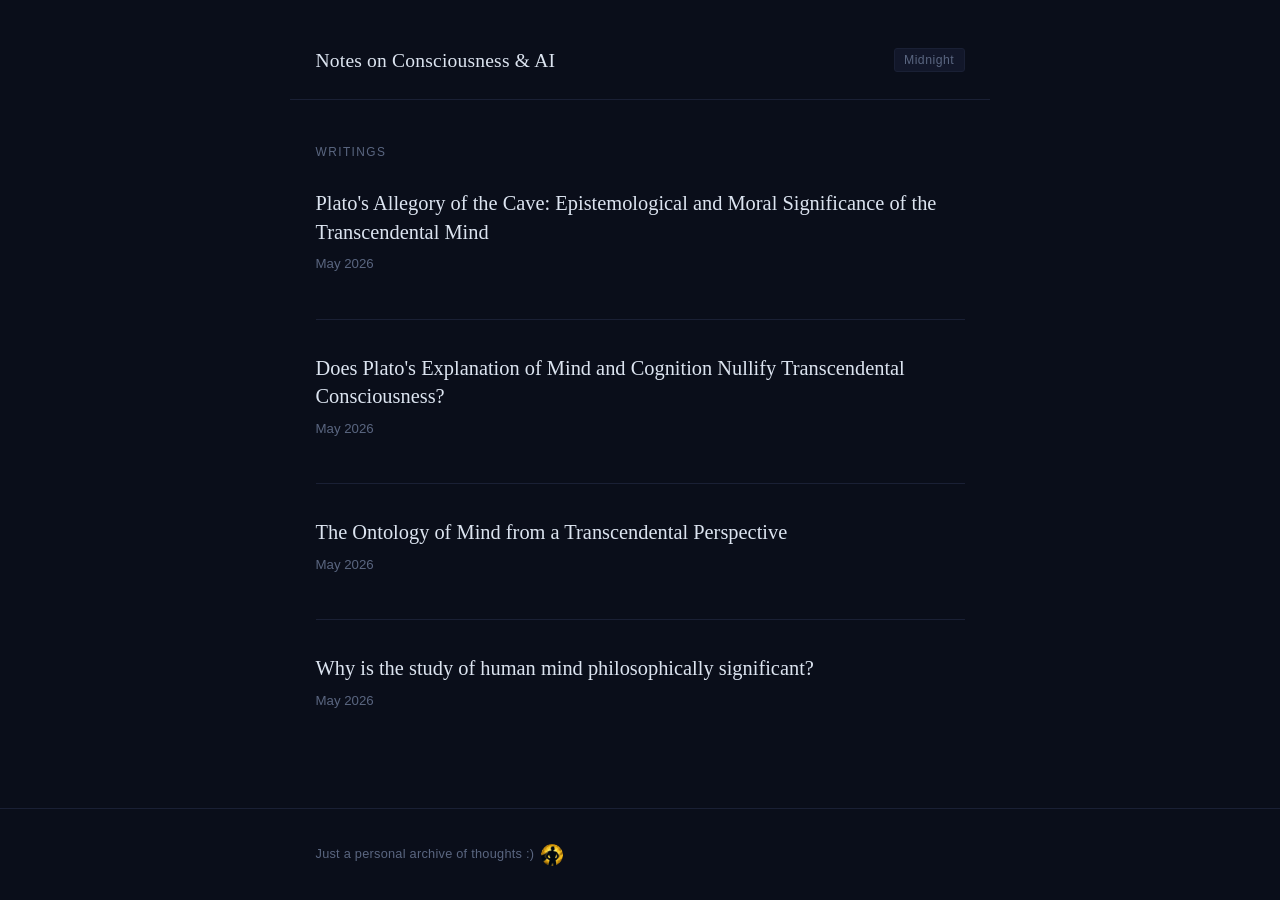
<file: index.html>
<!DOCTYPE html>
<html lang="en" data-theme="midnight">
<head>
  <meta charset="UTF-8">
  <meta name="viewport" content="width=device-width, initial-scale=1.0">
  <title>Notes on Consciousness &amp; AI</title>
  <link rel="stylesheet" href="styles/style.css">
  <meta name="description" content="A personal intellectual archive — essays and research notes on consciousness, philosophy of mind, and AI.">
  <meta property="og:title" content="Notes on Consciousness & AI">
  <meta property="og:url" content="https://herooffjustice.github.io/PhilXML/">
  <meta property="og:image" content="https://herooffjustice.github.io/PhilXML/assets/card-index.png">
  <meta property="og:description" content="A personal intellectual archive — essays and research notes on consciousness, philosophy of mind, and AI.">
  <meta name="twitter:card" content="summary_large_image">
  <meta name="twitter:description" content="A personal intellectual archive — essays and research notes on consciousness, philosophy of mind, and AI.">
</head>
<body>

  <header class="site-header">
    <div class="container">
      <h1 class="site-title"><a href="index.html">Notes on Consciousness &amp; AI</a></h1>
      <button class="theme-toggle" onclick="cycleTheme()" aria-label="Switch theme">midnight</button>
    </div>
  </header>

  <main>
    <div class="container">

      <div class="section-label">Writings</div>

      <ul class="article-list">

        <li>
          <a href="articles/article4.html">
            <div class="article-item-title">Plato's Allegory of the Cave: Epistemological and Moral Significance of the Transcendental Mind</div>
            <div class="article-item-meta">
              <span>May 2026</span>
            </div>
          </a>
        </li>

        <li>
          <a href="articles/article3.html">
            <div class="article-item-title">Does Plato's Explanation of Mind and Cognition Nullify Transcendental Consciousness?</div>
            <div class="article-item-meta">
              <span>May 2026</span>
            </div>
          </a>
        </li>

        <li>
          <a href="articles/article2.html">
            <div class="article-item-title">The Ontology of Mind from a Transcendental Perspective</div>
            <div class="article-item-meta">
              <span>May 2026</span>
            </div>
          </a>
        </li>

        <li>
          <a href="articles/article1.html">
            <div class="article-item-title">Why is the study of human mind philosophically significant?</div>
            <div class="article-item-meta">
              <span>May 2026</span>
            </div>
          </a>
        </li>

      </ul>

    </div>
  </main>

  <footer class="site-footer">
    <div class="container">
      <p>Just a personal archive of thoughts :)&ensp;<a href="https://x.com/herooffjustice" target="_blank" rel="noopener" class="footer-x"><img src="assets/profile.jpg" alt="X profile" class="footer-avatar"></a></p>
    </div>
  </footer>

  <script>
    const themes = ['dark', 'light', 'sepia', 'midnight'];
    const root = document.documentElement;
    const stored = localStorage.getItem('theme');
    if (stored && themes.includes(stored)) {
      root.setAttribute('data-theme', stored);
    }
    function cycleTheme() {
      const current = root.getAttribute('data-theme') || 'dark';
      const next = themes[(themes.indexOf(current) + 1) % themes.length];
      root.setAttribute('data-theme', next);
      localStorage.setItem('theme', next);
      document.querySelectorAll('.theme-toggle').forEach(b => b.textContent = next);
    }
    document.querySelectorAll('.theme-toggle').forEach(b => {
      b.textContent = root.getAttribute('data-theme');
    });
  </script>

</body>
</html>
</file>
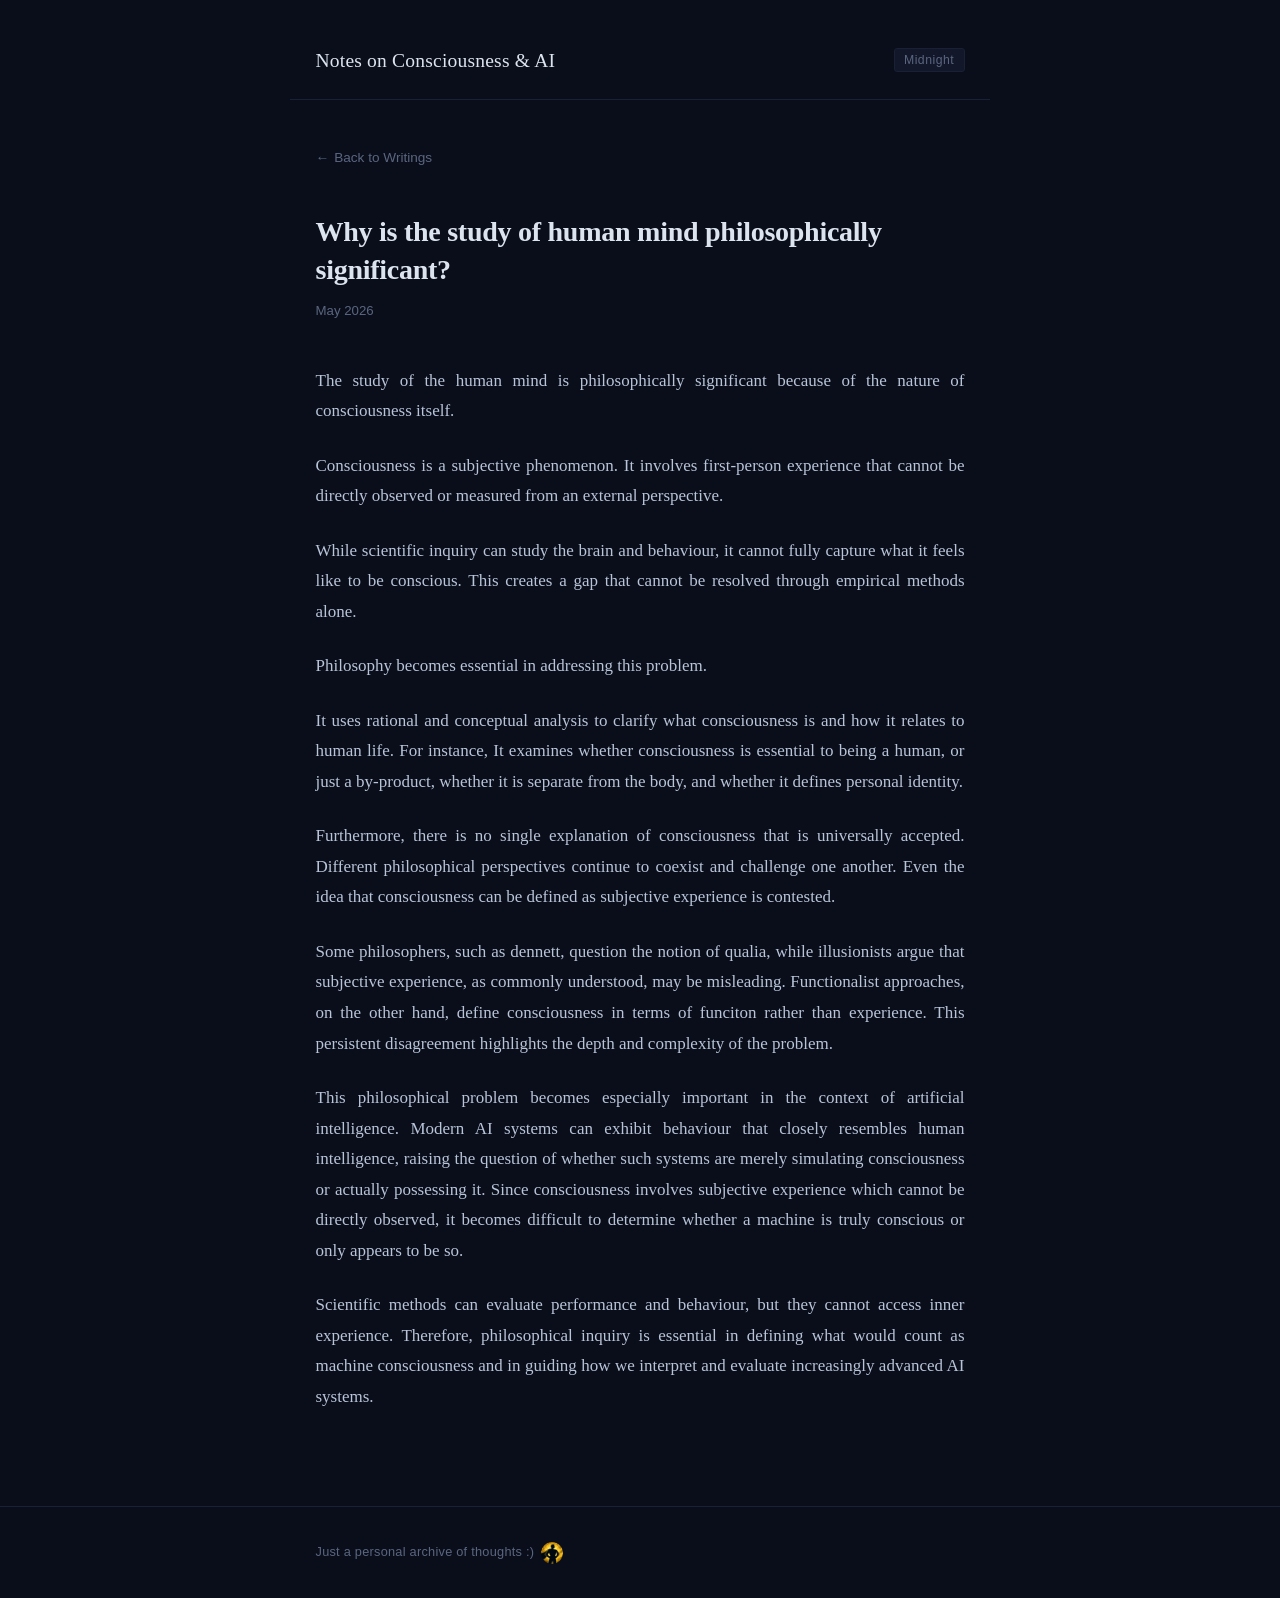
<file: articles/article1.html>
<!DOCTYPE html>
<html lang="en" data-theme="midnight">
<head>
  <meta charset="UTF-8">
  <meta name="viewport" content="width=device-width, initial-scale=1.0">
  <title>Why is the study of human mind philosophically significant? &amp; AI</title>
  <link rel="stylesheet" href="../styles/style.css">
  <meta property="og:title" content="Why is the study of human mind philosophically significant?">
  <meta property="og:url" content="https://herooffjustice.github.io/PhilXML/articles/article1.html">
  <meta property="og:image" content="https://herooffjustice.github.io/PhilXML/assets/card-article1.png">
  <meta property="og:description" content="The study of the human mind is philosophically significant because of the nature of consciousness itself. Consciousness is a subjective phenomenon. It involves first-person experience that cannot be directly observed or measured from an external perspective.">
  <meta property="og:type" content="article">
  <meta name="twitter:card" content="summary_large_image">
  <meta name="twitter:description" content="The study of the human mind is philosophically significant because of the nature of consciousness itself. Consciousness is a subjective phenomenon. It involves first-person experience that cannot be directly observed or measured from an external perspective.">
  
</head>
<body>

  <header class="site-header">
    <div class="container">
      <h1 class="site-title"><a href="../index.html">Notes on Consciousness &amp; AI</a></h1>
      <button class="theme-toggle" onclick="cycleTheme()" aria-label="Switch theme">midnight</button>
    </div>
  </header>

  <main>
    <div class="container">

      <a href="../index.html" class="back-link"><span class="arrow">&larr;</span> Back to Writings</a>

      <article>
        <header class="article-header">
          <h1 class="article-title">Why is the study of human mind philosophically significant?</h1>
          <div class="article-meta">
            <span>May 2026</span>
          </div>
        </header>

        <div class="article-body">

          <p>
            The study of the human mind is philosophically significant because of the nature of consciousness itself.
          </p>

          <p>
            Consciousness is a subjective phenomenon. It involves first-person experience that cannot be directly observed or measured from an external perspective.
          </p>

          <p>
            While scientific inquiry can study the brain and behaviour, it cannot fully capture what it feels like to be conscious. This creates a gap that cannot be resolved through empirical methods alone.
          </p>

          <p>
            Philosophy becomes essential in addressing this problem.
          </p>

          <p>
            It uses rational and conceptual analysis to clarify what consciousness is and how it relates to human life. For instance, It examines whether consciousness is essential to being a human, or just a by-product, whether it is separate from the body, and whether it defines personal identity.
          </p>

          <p>
            Furthermore, there is no single explanation of consciousness that is universally accepted. Different philosophical perspectives continue to coexist and challenge one another. Even the idea that consciousness can be defined as subjective experience is contested.
          </p>

          <p>
            Some philosophers, such as dennett, question the notion of qualia, while illusionists argue that subjective experience, as commonly understood, may be misleading. Functionalist approaches, on the other hand, define consciousness in terms of funciton rather than experience. This persistent disagreement highlights the depth and complexity of the problem.
          </p>

          <p>
            This philosophical problem becomes especially important in the context of artificial intelligence. Modern AI systems can exhibit behaviour that closely resembles human intelligence, raising the question of whether such systems are merely simulating consciousness or actually possessing it. Since consciousness involves subjective experience which cannot be directly observed, it becomes difficult to determine whether a machine is truly conscious or only appears to be so.
          </p>

          <p>
            Scientific methods can evaluate performance and behaviour, but they cannot access inner experience. Therefore, philosophical inquiry is essential in defining what would count as machine consciousness and in guiding how we interpret and evaluate increasingly advanced AI systems.
          </p>

        </div>
      </article>

    </div>
  </main>

  <footer class="site-footer">
    <div class="container">
      <p>Just a personal archive of thoughts :)&ensp;<a href="https://x.com/herooffjustice" target="_blank" rel="noopener" class="footer-x"><img src="../assets/profile.jpg" alt="X profile" class="footer-avatar"></a></p>
    </div>
  </footer>

  <script>
    const themes = ['dark', 'light', 'sepia', 'midnight'];
    const root = document.documentElement;
    const stored = localStorage.getItem('theme');
    if (stored && themes.includes(stored)) {
      root.setAttribute('data-theme', stored);
    }
    function cycleTheme() {
      const current = root.getAttribute('data-theme') || 'dark';
      const next = themes[(themes.indexOf(current) + 1) % themes.length];
      root.setAttribute('data-theme', next);
      localStorage.setItem('theme', next);
      document.querySelectorAll('.theme-toggle').forEach(b => b.textContent = next);
    }
    document.querySelectorAll('.theme-toggle').forEach(b => {
      b.textContent = root.getAttribute('data-theme');
    });
  </script>

</body>
</html>
</file>
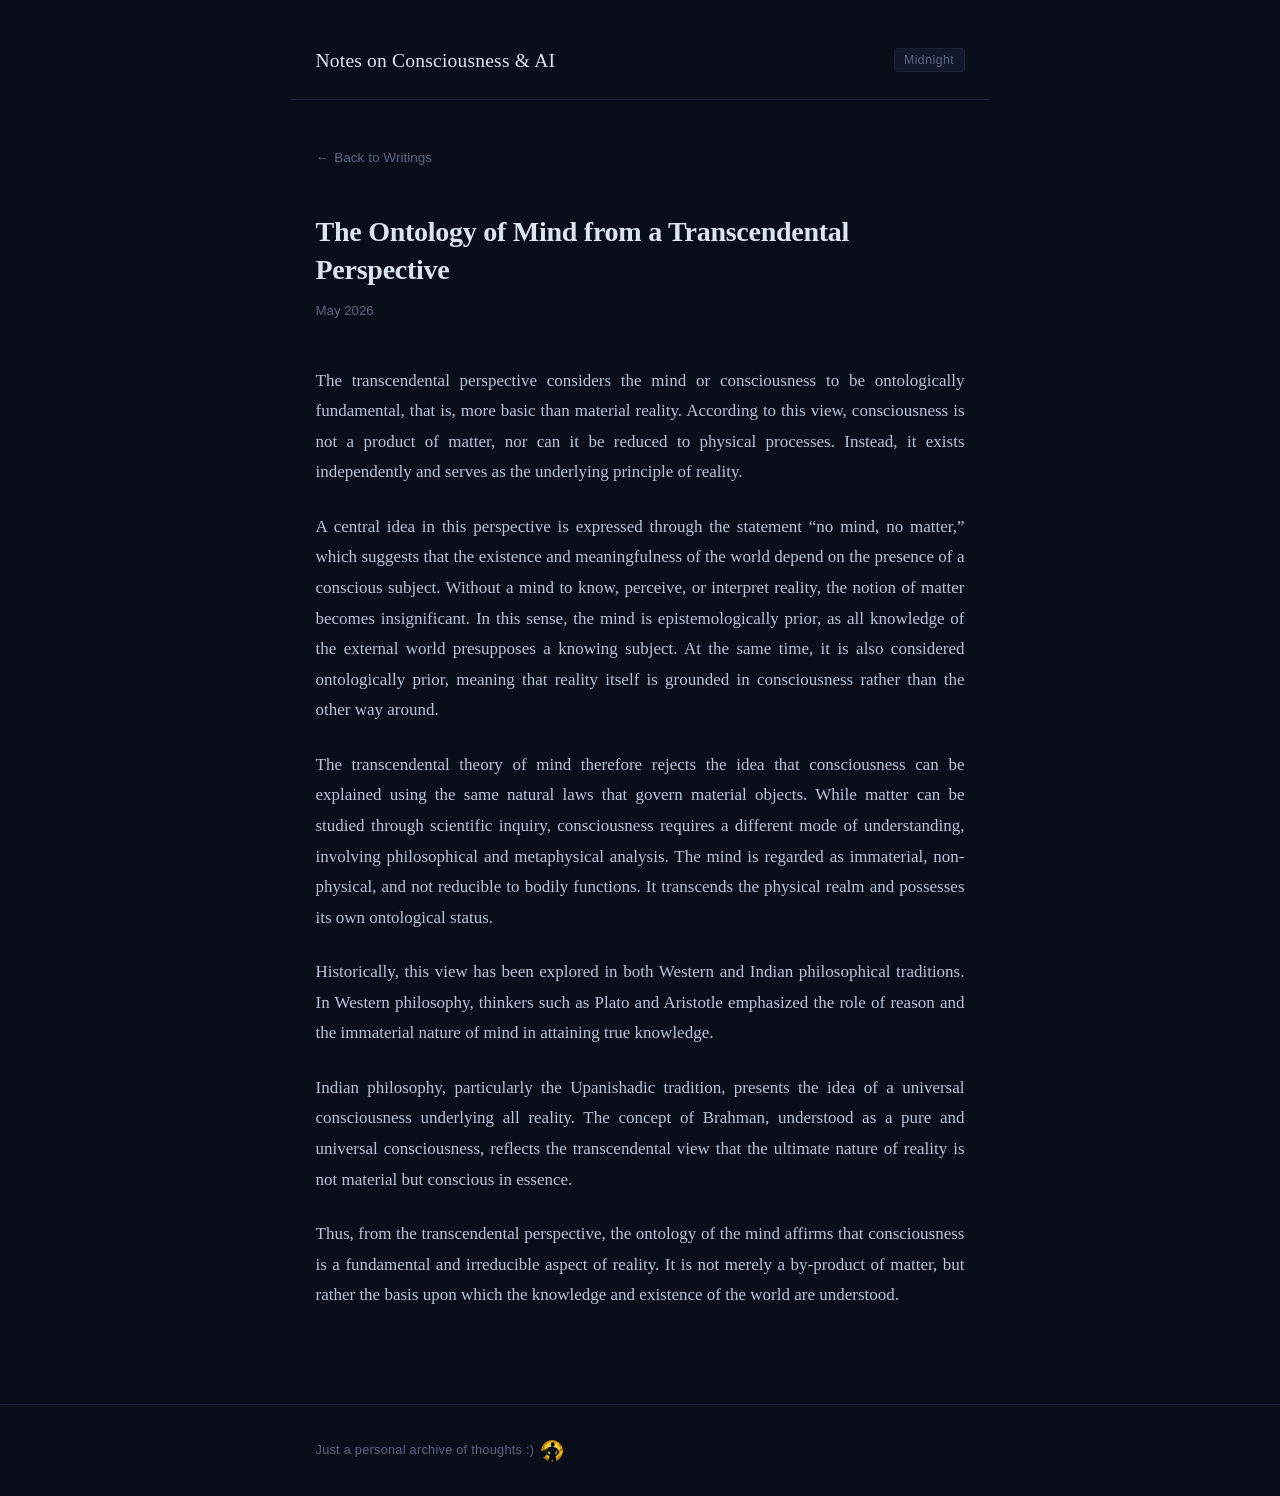
<file: articles/article2.html>
<!DOCTYPE html>
<html lang="en" data-theme="midnight">
<head>
  <meta charset="UTF-8">
  <meta name="viewport" content="width=device-width, initial-scale=1.0">
  <title>The Ontology of Mind from a Transcendental Perspective &amp; AI</title>
  <link rel="stylesheet" href="../styles/style.css">
  <meta property="og:title" content="The Ontology of Mind from a Transcendental Perspective">
  <meta property="og:url" content="https://herooffjustice.github.io/PhilXML/articles/article2.html">
  <meta property="og:image" content="https://herooffjustice.github.io/PhilXML/assets/card-article2.png">
  <meta property="og:description" content="The transcendental perspective considers the mind or consciousness to be ontologically fundamental, that is, more basic than material reality. According to this view, consciousness is not a product of matter, nor can it be reduced to physical processes.">
  <meta property="og:type" content="article">
  <meta name="twitter:card" content="summary_large_image">
  <meta name="twitter:description" content="The transcendental perspective considers the mind or consciousness to be ontologically fundamental, that is, more basic than material reality. According to this view, consciousness is not a product of matter, nor can it be reduced to physical processes.">
  
</head>
<body>

  <header class="site-header">
    <div class="container">
      <h1 class="site-title"><a href="../index.html">Notes on Consciousness &amp; AI</a></h1>
      <button class="theme-toggle" onclick="cycleTheme()" aria-label="Switch theme">midnight</button>
    </div>
  </header>

  <main>
    <div class="container">

      <a href="../index.html" class="back-link"><span class="arrow">&larr;</span> Back to Writings</a>

      <article>
        <header class="article-header">
          <h1 class="article-title">The Ontology of Mind from a Transcendental Perspective</h1>
          <div class="article-meta">
            <span>May 2026</span>
          </div>
        </header>

        <div class="article-body">

          <p>
            The transcendental perspective considers the mind or consciousness to be ontologically fundamental, 
            that is, more basic than material reality. According to this view, consciousness is not a product of matter, 
            nor can it be reduced to physical processes. Instead, it exists independently and serves as the underlying principle of reality.
          </p>

          <p>
            A central idea in this perspective is expressed through the statement “no mind, no matter,” 
            which suggests that the existence and meaningfulness of the world depend on the presence of a conscious subject. 
            Without a mind to know, perceive, or interpret reality, the notion of matter becomes insignificant. In this sense, 
            the mind is epistemologically prior, as all knowledge of the external world presupposes a knowing subject. 
            At the same time, it is also considered ontologically prior, meaning that reality itself is grounded in consciousness 
            rather than the other way around.
          </p>

          <p>
            The transcendental theory of mind therefore rejects the idea that consciousness can be explained using the same natural laws 
            that govern material objects. While matter can be studied through scientific inquiry, consciousness requires a different 
            mode of understanding, involving philosophical and metaphysical analysis. The mind is regarded as immaterial, non-physical,
             and not reducible to bodily functions. It transcends the physical realm and possesses its own ontological status.
          </p>

          <p>
            Historically, this view has been explored in both Western and Indian philosophical traditions. 
            In Western philosophy, thinkers such as Plato and Aristotle emphasized the role of reason and the immaterial nature of mind
             in attaining true knowledge.
          </p>

          <p>
              Indian philosophy, particularly the Upanishadic tradition, presents the idea of a universal consciousness underlying all reality.
               The concept of Brahman, understood as a pure and universal consciousness, reflects the transcendental view that 
               the ultimate nature of reality is not material but conscious in essence.
          </p>

          <p>
            Thus, from the transcendental perspective, the ontology of the mind affirms that consciousness is a fundamental 
            and irreducible aspect of reality. It is not merely a by-product of matter, but rather the basis upon which the knowledge
             and existence of the world are understood.
          </p>


        </div>
      </article>

    </div>
  </main>

  <footer class="site-footer">
    <div class="container">
      <p>Just a personal archive of thoughts :)&ensp;<a href="https://x.com/herooffjustice" target="_blank" rel="noopener" class="footer-x"><img src="../assets/profile.jpg" alt="X profile" class="footer-avatar"></a></p>
    </div>
  </footer>

  <script>
    const themes = ['dark', 'light', 'sepia', 'midnight'];
    const root = document.documentElement;
    const stored = localStorage.getItem('theme');
    if (stored && themes.includes(stored)) {
      root.setAttribute('data-theme', stored);
    }
    function cycleTheme() {
      const current = root.getAttribute('data-theme') || 'dark';
      const next = themes[(themes.indexOf(current) + 1) % themes.length];
      root.setAttribute('data-theme', next);
      localStorage.setItem('theme', next);
      document.querySelectorAll('.theme-toggle').forEach(b => b.textContent = next);
    }
    document.querySelectorAll('.theme-toggle').forEach(b => {
      b.textContent = root.getAttribute('data-theme');
    });
  </script>

</body>
</html>
</file>
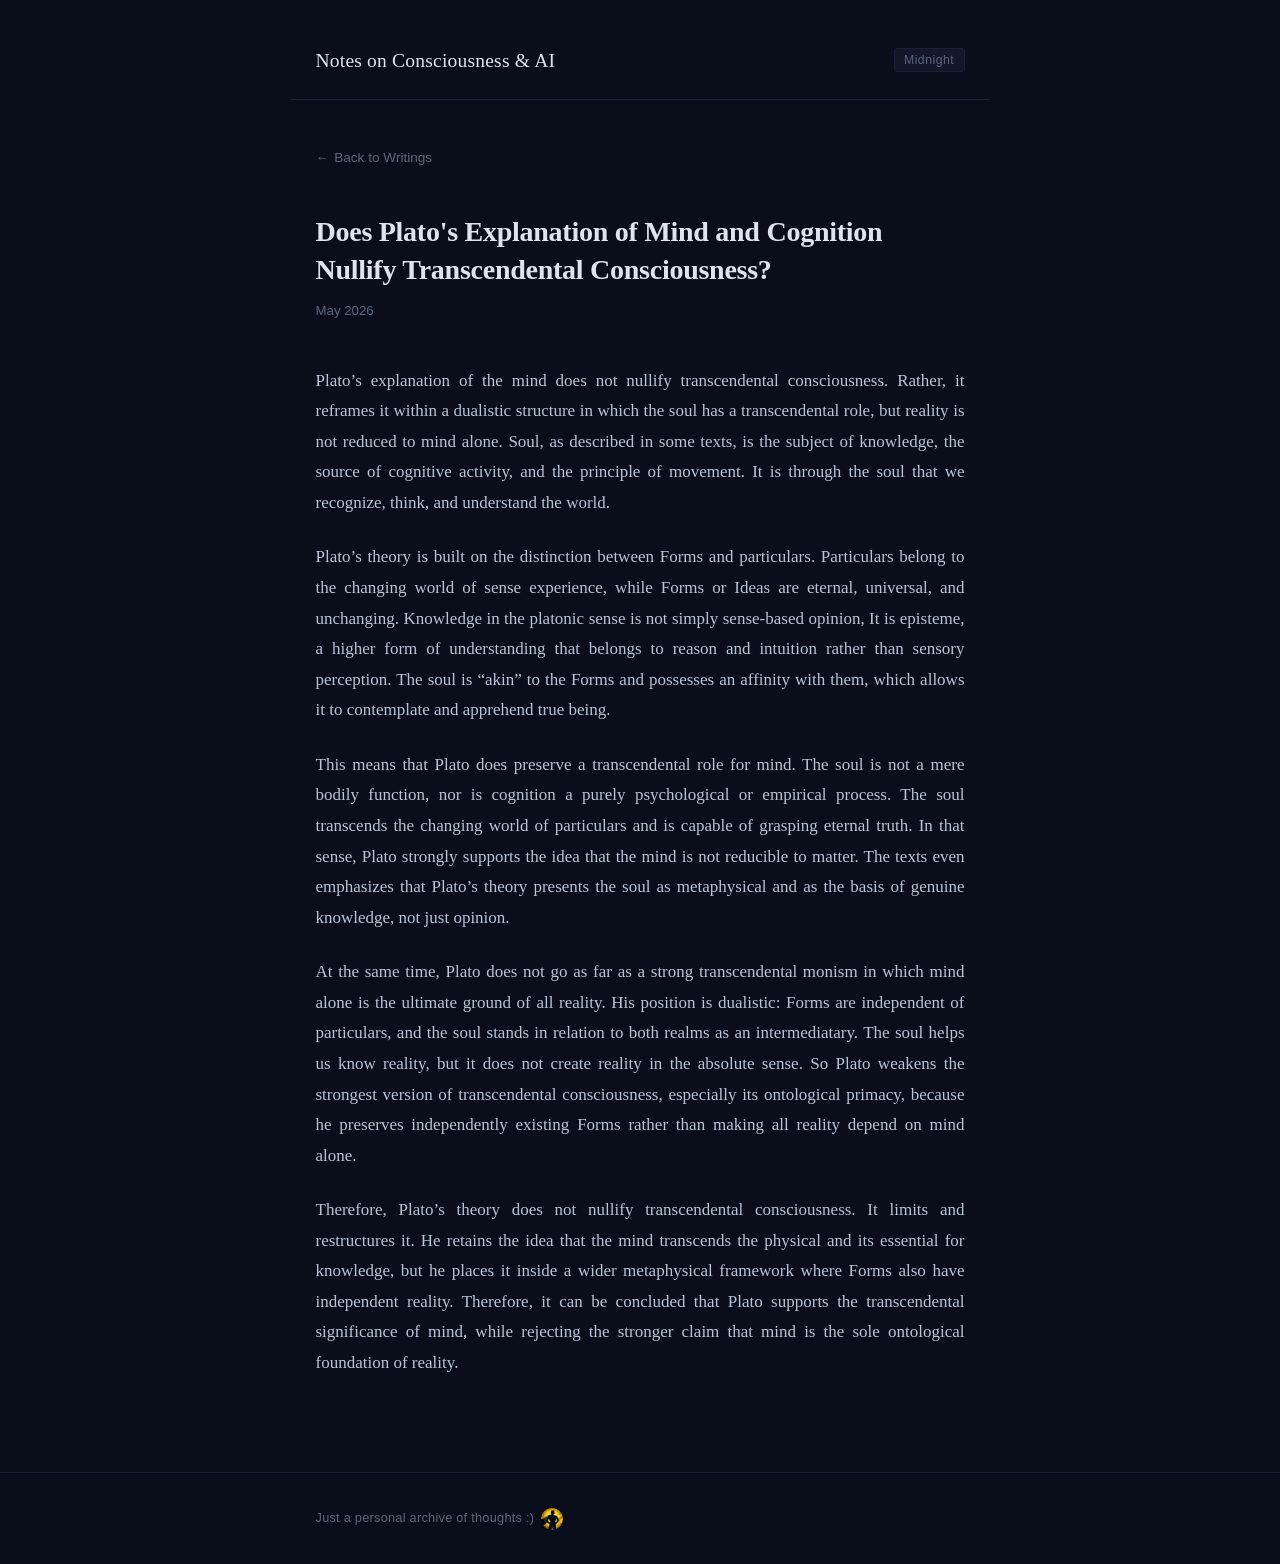
<file: articles/article3.html>
<!DOCTYPE html>
<html lang="en" data-theme="midnight">
<head>
  <meta charset="UTF-8">
  <meta name="viewport" content="width=device-width, initial-scale=1.0">
  <title>Does Plato's Explanation of Mind and Cognition Nullify Transcendental Consciousness? &amp; AI</title>
  <link rel="stylesheet" href="../styles/style.css">
  <meta property="og:title" content="Does Plato's Explanation of Mind and Cognition Nullify Transcendental Consciousness?">
  <meta property="og:url" content="https://herooffjustice.github.io/PhilXML/articles/article3.html">
  <meta property="og:image" content="https://herooffjustice.github.io/PhilXML/assets/card-article3.png">
  <meta property="og:description" content="Plato's explanation of the mind does not nullify transcendental consciousness. Rather, it reframes it within a dualistic structure in which the soul has a transcendental role, but reality is not reduced to mind alone.">
  <meta property="og:type" content="article">
  <meta name="twitter:card" content="summary_large_image">
  <meta name="twitter:description" content="Plato's explanation of the mind does not nullify transcendental consciousness. Rather, it reframes it within a dualistic structure in which the soul has a transcendental role, but reality is not reduced to mind alone.">
  
</head>
<body>

  <header class="site-header">
    <div class="container">
      <h1 class="site-title"><a href="../index.html">Notes on Consciousness &amp; AI</a></h1>
      <button class="theme-toggle" onclick="cycleTheme()" aria-label="Switch theme">midnight</button>
    </div>
  </header>

  <main>
    <div class="container">

      <a href="../index.html" class="back-link"><span class="arrow">&larr;</span> Back to Writings</a>

      <article>
        <header class="article-header">
          <h1 class="article-title">Does Plato's Explanation of Mind and Cognition Nullify Transcendental Consciousness?</h1>
          <div class="article-meta">
            <span>May 2026</span>
          </div>
        </header>

        <div class="article-body">

          <p>
            Plato’s explanation of the mind does not nullify transcendental consciousness. Rather,
             it reframes it within a dualistic structure in which the soul has a transcendental role,
              but reality is not reduced to mind alone. Soul, as described in some texts,
               is the subject of knowledge, the source of cognitive activity, and the principle of movement.
                It is through the soul that we recognize, think, and understand the world.
          </p>

          <p>
            Plato’s theory is built on the distinction between Forms and particulars. 
            Particulars belong to the changing world of sense experience, while Forms or Ideas
             are eternal, universal, and unchanging. Knowledge in the platonic sense is not simply
              sense-based opinion, It is episteme, a higher form of understanding that belongs to
               reason and intuition rather than sensory perception. The soul is “akin” to the Forms
                and possesses an affinity with them, which allows it to contemplate and apprehend true
                 being.
          </p>

          <p>
            This means that Plato does preserve a transcendental role for mind. The soul is not a
             mere bodily function, nor is cognition a purely psychological or empirical process.
              The soul transcends the changing world of particulars and is capable of grasping eternal
               truth. In that sense, Plato strongly supports the idea that the mind is not reducible
                to matter. The texts even emphasizes that Plato’s theory presents the soul as
                 metaphysical and as the basis of genuine knowledge, not just opinion.
          </p>

          <p>
            At the same time, Plato does not go as far as a strong transcendental monism in which
             mind alone is the ultimate ground of all reality. His position is dualistic:
              Forms are independent of particulars, and the soul stands in relation to both
               realms as an intermediatary. The soul helps us know reality, but it does not create reality
                in the absolute sense. So Plato weakens the strongest version of 
                transcendental consciousness, especially its ontological primacy, because he preserves
                 independently existing Forms rather than making all reality depend on mind alone.
          </p>

          <p>
              Therefore, Plato’s theory does not nullify transcendental consciousness.
               It limits and restructures it. He retains the idea that the mind transcends the physical
                and its essential for knowledge, but he places it inside a wider metaphysical framework
                 where Forms also have independent reality. Therefore, it can be concluded that Plato supports
                  the transcendental significance of mind, while rejecting the stronger claim that mind
                   is the sole ontological foundation of reality.
          </p>

        </div>
      </article>

    </div>
  </main>

  <footer class="site-footer">
    <div class="container">
      <p>Just a personal archive of thoughts :)&ensp;<a href="https://x.com/herooffjustice" target="_blank" rel="noopener" class="footer-x"><img src="../assets/profile.jpg" alt="X profile" class="footer-avatar"></a></p>
    </div>
  </footer>

  <script>
    const themes = ['dark', 'light', 'sepia', 'midnight'];
    const root = document.documentElement;
    const stored = localStorage.getItem('theme');
    if (stored && themes.includes(stored)) {
      root.setAttribute('data-theme', stored);
    }
    function cycleTheme() {
      const current = root.getAttribute('data-theme') || 'dark';
      const next = themes[(themes.indexOf(current) + 1) % themes.length];
      root.setAttribute('data-theme', next);
      localStorage.setItem('theme', next);
      document.querySelectorAll('.theme-toggle').forEach(b => b.textContent = next);
    }
    document.querySelectorAll('.theme-toggle').forEach(b => {
      b.textContent = root.getAttribute('data-theme');
    });
  </script>

</body>
</html>
</file>
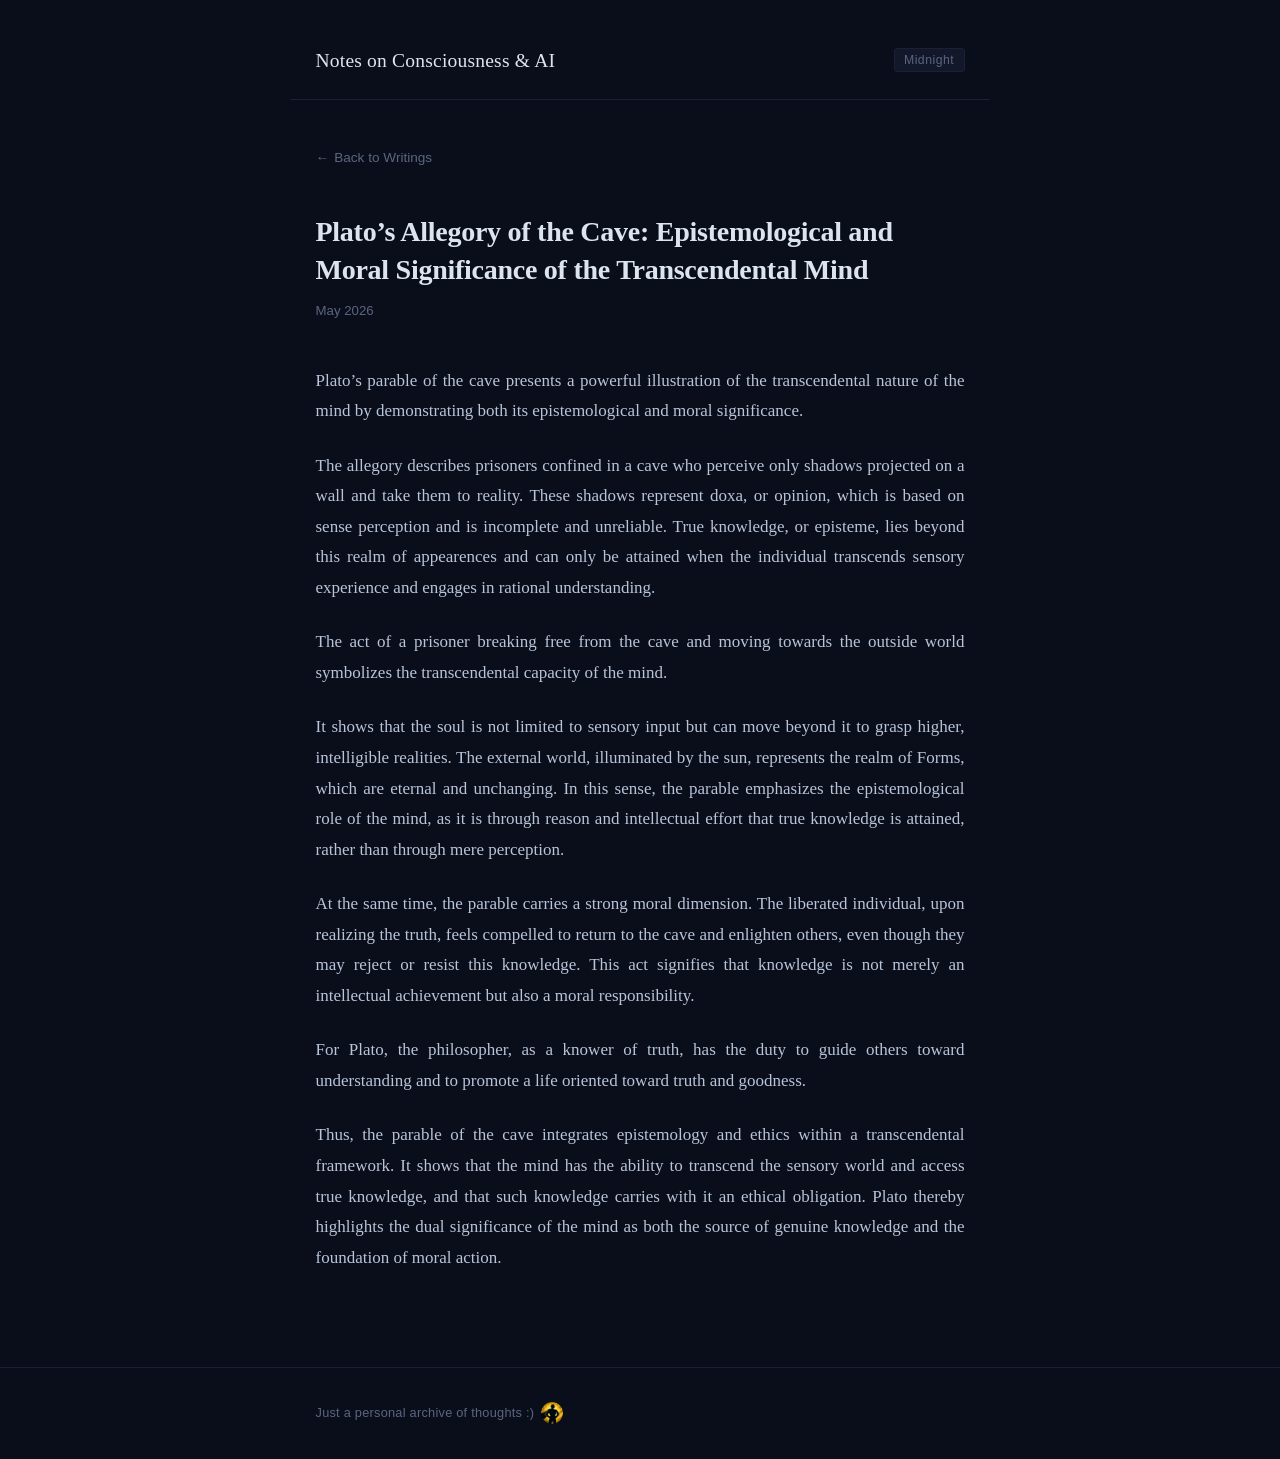
<file: articles/article4.html>
<!DOCTYPE html>
<html lang="en" data-theme="midnight">
<head>
  <meta charset="UTF-8">
  <meta name="viewport" content="width=device-width, initial-scale=1.0">
  <title>Plato’s Allegory of the Cave: Epistemological and Moral Significance of the Transcendental Mind &amp; AI</title>
  <link rel="stylesheet" href="../styles/style.css">
  <meta property="og:title" content="Plato’s Allegory of the Cave: Epistemological and Moral Significance of the Transcendental Mind">
  <meta property="og:url" content="https://herooffjustice.github.io/PhilXML/articles/article4.html">
  <meta property="og:image" content="https://herooffjustice.github.io/PhilXML/assets/card-article4.png">
  <meta property="og:description" content="Plato's parable of the cave presents a powerful illustration of the transcendental nature of the mind by demonstrating both its epistemological and moral significance.">
  <meta property="og:type" content="article">
  <meta name="twitter:card" content="summary_large_image">
  <meta name="twitter:description" content="Plato's parable of the cave presents a powerful illustration of the transcendental nature of the mind by demonstrating both its epistemological and moral significance.">
  
</head>
<body>

  <header class="site-header">
    <div class="container">
      <h1 class="site-title"><a href="../index.html">Notes on Consciousness &amp; AI</a></h1>
      <button class="theme-toggle" onclick="cycleTheme()" aria-label="Switch theme">midnight</button>
    </div>
  </header>

  <main>
    <div class="container">

      <a href="../index.html" class="back-link"><span class="arrow">&larr;</span> Back to Writings</a>

      <article>
        <header class="article-header">
          <h1 class="article-title">Plato’s Allegory of the Cave: Epistemological and Moral Significance of the Transcendental Mind</h1>
          <div class="article-meta">
            <span>May 2026</span>
          </div>
        </header>

        <div class="article-body">

          <p>
            Plato’s parable of the cave presents a powerful illustration of the transcendental nature
             of the mind by demonstrating both its epistemological and moral significance.
          </p>

          <p>
            The allegory describes prisoners confined in a cave who perceive only shadows projected on a
             wall and take them to reality. These shadows represent doxa, or opinion, which is based on sense
              perception and is incomplete and unreliable. True knowledge, or episteme, lies beyond this realm 
              of appearences and can only be attained when the individual transcends sensory experience and
               engages in rational understanding.
          </p>

          <p>
            The act of a prisoner breaking free from the cave and moving towards the outside world 
            symbolizes the transcendental capacity of the mind.
          </p>

          <p>
            It shows that the soul is not limited to sensory input but can move beyond it to grasp higher, 
            intelligible realities. The external world, illuminated by the sun, represents the realm of Forms, 
            which are eternal and unchanging. In this sense, the parable emphasizes the epistemological role 
            of the mind, as it is through reason and intellectual effort that true knowledge is attained, 
            rather than through mere perception.
          </p>

          <p>
            At the same time, the parable carries a strong moral dimension. The liberated individual, upon realizing
             the truth, feels compelled to return to the cave and enlighten others, even though they may reject or 
             resist this knowledge. This act signifies that knowledge is not merely an intellectual achievement but 
             also a moral responsibility.
          </p>

          <p>
            For Plato, the philosopher, as a knower of truth, has the duty to guide others toward understanding and
             to promote a life oriented toward truth and goodness.
          </p>

          <p>
            Thus, the parable of the cave integrates epistemology and ethics within a transcendental framework. 
            It shows that the mind has the ability to transcend the sensory world and access true knowledge, and that 
            such knowledge carries with it an ethical obligation. Plato thereby highlights the dual significance of 
            the mind as both the source of genuine knowledge and the foundation of moral action.
          </p>

        </div>
      </article>

    </div>
  </main>

  <footer class="site-footer">
    <div class="container">
      <p>Just a personal archive of thoughts :)&ensp;<a href="https://x.com/herooffjustice" target="_blank" rel="noopener" class="footer-x"><img src="../assets/profile.jpg" alt="X profile" class="footer-avatar"></a></p>
    </div>
  </footer>

  <script>
    const themes = ['dark', 'light', 'sepia', 'midnight'];
    const root = document.documentElement;
    const stored = localStorage.getItem('theme');
    if (stored && themes.includes(stored)) {
      root.setAttribute('data-theme', stored);
    }
    function cycleTheme() {
      const current = root.getAttribute('data-theme') || 'dark';
      const next = themes[(themes.indexOf(current) + 1) % themes.length];
      root.setAttribute('data-theme', next);
      localStorage.setItem('theme', next);
      document.querySelectorAll('.theme-toggle').forEach(b => b.textContent = next);
    }
    document.querySelectorAll('.theme-toggle').forEach(b => {
      b.textContent = root.getAttribute('data-theme');
    });
  </script>

</body>
</html>
</file>
<file: styles/style.css>
*,
*::before,
*::after {
  margin: 0;
  padding: 0;
  box-sizing: border-box;
}

:root {
  --max-width: 700px;
  --serif: Georgia, "Times New Roman", "Noto Serif", serif;
  --sans: -apple-system, "Segoe UI", Roboto, Helvetica, Arial, sans-serif;
  --mono: "SF Mono", "Fira Code", "Fira Mono", Menlo, monospace;
}

[data-theme="dark"] {
  --bg: #111111;
  --bg-elevated: #181818;
  --text: #c8c3bc;
  --text-muted: #7a756e;
  --text-heading: #e2ddd5;
  --accent: #9a8f80;
  --accent-hover: #bfb5a3;
  --border: #2a2724;
  --link: #a8997e;
  --link-hover: #cfc3a8;
  --divider: #2e2b27;
  --tag-bg: #1e1c19;
  --tag-text: #8a8070;
  --theme-icon: "◐";
}

[data-theme="light"] {
  --bg: #f8f6f2;
  --bg-elevated: #efedea;
  --text: #3a3835;
  --text-muted: #8a8580;
  --text-heading: #1a1918;
  --accent: #6b6358;
  --accent-hover: #4a453d;
  --border: #ddd9d3;
  --link: #7a6e5c;
  --link-hover: #5a5040;
  --divider: #e0dcd6;
  --tag-bg: #eeedea;
  --tag-text: #6a6358;
  --theme-icon: "◑";
}

[data-theme="sepia"] {
  --bg: #f0e6d0;
  --bg-elevated: #e8dcc4;
  --text: #4a3f2e;
  --text-muted: #8a7d66;
  --text-heading: #2c2315;
  --accent: #8a7a5e;
  --accent-hover: #6e5f3f;
  --border: #d4c8a8;
  --link: #7a6845;
  --link-hover: #5a4a2d;
  --divider: #d0c4a0;
  --tag-bg: #e4d8be;
  --tag-text: #7a6e50;
  --theme-icon: "◉";
}

[data-theme="midnight"] {
  --bg: #0a0e1a;
  --bg-elevated: #0f1320;
  --text: #b8c4d8;
  --text-muted: #5a6680;
  --text-heading: #dce4f0;
  --accent: #7a8faa;
  --accent-hover: #9ab0cc;
  --border: #1a2035;
  --link: #8a9eb8;
  --link-hover: #b0c4e0;
  --divider: #1a2038;
  --tag-bg: #12172a;
  --tag-text: #6a7a95;
  --theme-icon: "☾";
}

html {
  font-size: 17px;
  scroll-behavior: smooth;
}

body {
  font-family: var(--serif);
  background-color: var(--bg);
  color: var(--text);
  line-height: 1.8;
  -webkit-font-smoothing: antialiased;
  -moz-osx-font-smoothing: grayscale;
  min-height: 100vh;
  display: flex;
  flex-direction: column;
  transition: background-color 0.3s ease, color 0.3s ease;
}

a {
  color: var(--link);
  text-decoration: none;
  transition: color 0.2s ease;
}

a:hover {
  color: var(--link-hover);
}

::selection {
  background-color: var(--accent);
  color: var(--bg);
}

header.site-header {
  padding: 2.5rem 0 0;
}

header.site-header .container {
  border-bottom: 1px solid var(--border);
  padding-bottom: 1.25rem;
  display: flex;
  justify-content: space-between;
  align-items: center;
}

.site-title {
  font-family: var(--serif);
  font-size: 1.15rem;
  font-weight: 400;
  color: var(--text-heading);
  letter-spacing: 0.01em;
}

.site-title a {
  color: var(--text-heading);
}

.site-title a:hover {
  color: var(--accent-hover);
}

.header-right {
  display: flex;
  align-items: center;
  gap: 1.5rem;
}

nav.site-nav {
  font-family: var(--sans);
  font-size: 0.8rem;
  display: flex;
  gap: 1.5rem;
}

nav.site-nav a {
  color: var(--text-muted);
  letter-spacing: 0.03em;
  text-transform: lowercase;
}

nav.site-nav a:hover {
  color: var(--text-heading);
}

.theme-toggle {
  font-family: var(--sans);
  font-size: 0.72rem;
  background: var(--tag-bg);
  color: var(--text-muted);
  border: 1px solid var(--border);
  border-radius: 3px;
  padding: 0.3rem 0.55rem;
  cursor: pointer;
  letter-spacing: 0.04em;
  text-transform: capitalize;
  transition: background-color 0.2s ease, color 0.2s ease, border-color 0.2s ease;
  line-height: 1;
  user-select: none;
}

.theme-toggle:hover {
  color: var(--text-heading);
  background: var(--bg-elevated);
}

.theme-toggle:focus-visible {
  outline: 2px solid var(--accent);
  outline-offset: 2px;
}

.container {
  max-width: var(--max-width);
  margin: 0 auto;
  padding: 0 1.5rem;
  width: 100%;
}

main {
  flex: 1;
  padding: 2.5rem 0;
}

.intro {
  margin-bottom: 3rem;
  color: var(--text-muted);
  font-size: 0.95rem;
  line-height: 1.75;
  max-width: 560px;
}

.section-label {
  font-family: var(--sans);
  font-size: 0.7rem;
  text-transform: uppercase;
  letter-spacing: 0.12em;
  color: var(--text-muted);
  margin-bottom: 1.5rem;
}

.article-list {
  list-style: none;
}

.article-list li {
  margin-bottom: 2rem;
  padding-bottom: 2rem;
  border-bottom: 1px solid var(--border);
}

.article-list li:last-child {
  border-bottom: none;
  padding-bottom: 0;
}

.article-item-title {
  font-family: var(--serif);
  font-size: 1.2rem;
  color: var(--text-heading);
  line-height: 1.4;
  margin-bottom: 0.35rem;
  transition: color 0.2s ease;
}

.article-list a:hover .article-item-title {
  color: var(--accent-hover);
}

.article-item-meta {
  font-family: var(--sans);
  font-size: 0.78rem;
  color: var(--text-muted);
  display: flex;
  align-items: center;
  gap: 0.75rem;
  margin-bottom: 0.5rem;
}

.article-item-excerpt {
  color: var(--text-muted);
  font-size: 0.92rem;
  line-height: 1.7;
}

.article-header {
  margin-bottom: 2.5rem;
}

.article-title {
  font-family: var(--serif);
  font-size: 1.65rem;
  color: var(--text-heading);
  line-height: 1.35;
  letter-spacing: -0.01em;
  margin-bottom: 0.6rem;
}

.article-meta {
  font-family: var(--sans);
  font-size: 0.78rem;
  color: var(--text-muted);
  display: flex;
  align-items: center;
  gap: 1rem;
  flex-wrap: wrap;
}

.article-body {
  margin-bottom: 3rem;
}

.article-body p {
  margin-bottom: 1.4rem;
  text-align: justify;
  hyphens: auto;
}

.article-body p:last-child {
  margin-bottom: 0;
}

.article-body blockquote {
  border-left: 2px solid var(--accent);
  padding-left: 1.25rem;
  margin: 1.8rem 0;
  color: var(--text-muted);
  font-style: italic;
}

.article-body blockquote p:last-child {
  margin-bottom: 0;
}

.article-body em {
  color: var(--accent-hover);
  font-style: italic;
}

.article-body strong {
  color: var(--text-heading);
  font-weight: 600;
}

.article-body hr {
  border: none;
  border-top: 1px solid var(--divider);
  margin: 2.5rem 0;
}

.article-body h2 {
  font-family: var(--serif);
  font-size: 1.2rem;
  color: var(--text-heading);
  margin: 2.5rem 0 1rem;
  letter-spacing: -0.01em;
}

.article-body h3 {
  font-family: var(--serif);
  font-size: 1.05rem;
  color: var(--text-heading);
  margin: 2rem 0 0.75rem;
}

.article-body code {
  font-family: var(--mono);
  font-size: 0.85em;
  background: var(--tag-bg);
  padding: 0.15em 0.35em;
  border-radius: 2px;
  color: var(--accent-hover);
}

.back-link {
  font-family: var(--sans);
  font-size: 0.8rem;
  color: var(--text-muted);
  display: inline-flex;
  align-items: center;
  gap: 0.3rem;
  margin-bottom: 2.5rem;
  transition: color 0.2s ease;
}

.back-link:hover {
  color: var(--text-heading);
}

.back-link .arrow {
  transition: transform 0.2s ease;
}

.back-link:hover .arrow {
  transform: translateX(-3px);
}

footer.site-footer {
  padding: 2rem 0;
  border-top: 1px solid var(--border);
  margin-top: auto;
}

footer.site-footer p {
  font-family: var(--sans);
  font-size: 0.75rem;
  color: var(--text-muted);
  letter-spacing: 0.02em;
  display: flex;
  align-items: center;
  gap: 0;
}

.footer-x {
  color: var(--text-muted);
  transition: color 0.2s ease, opacity 0.2s ease;
  display: inline-flex;
  align-items: center;
  vertical-align: middle;
}

.footer-x:hover {
  opacity: 0.8;
}

.footer-avatar {
  width: 22px;
  height: 22px;
  border-radius: 50%;
  object-fit: cover;
  vertical-align: middle;
}

@media (max-width: 600px) {
  html {
    font-size: 16px;
  }

  .container {
    padding: 0 1.25rem;
  }

  .article-title {
    font-size: 1.4rem;
  }

  .article-item-title {
    font-size: 1.1rem;
  }

  header.site-header .container {
    flex-direction: column;
    gap: 0.75rem;
  }

  .header-right {
    gap: 1rem;
  }
}
</file>
